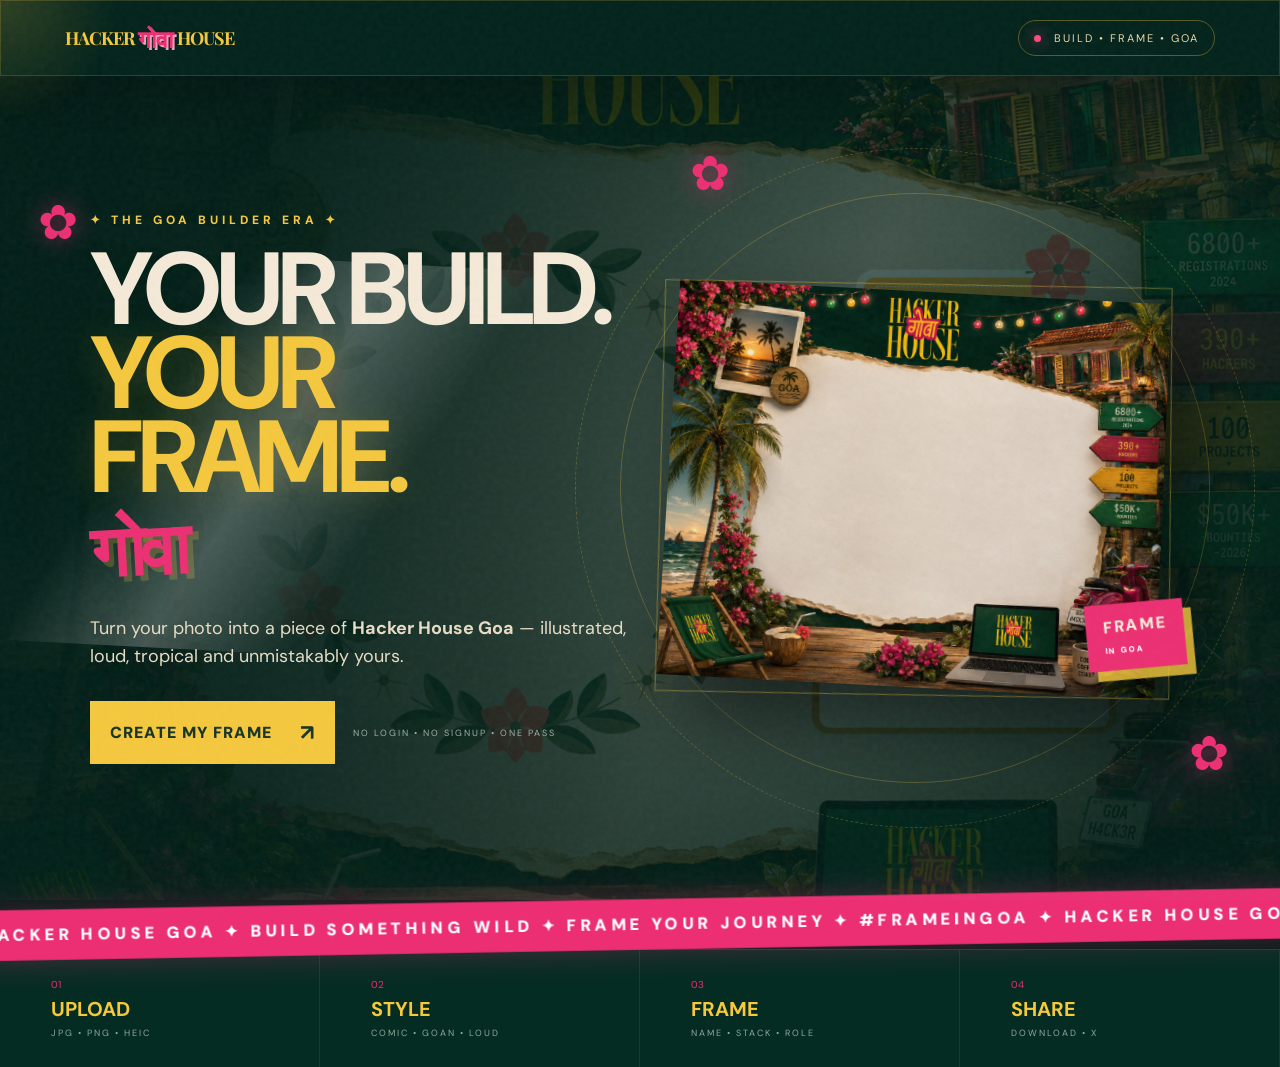
<file: templates/index.html>
<!doctype html>
<html lang="en">
<head>
  <meta charset="utf-8">
  <meta name="viewport" content="width=device-width,initial-scale=1">
  <title>Hacker House Goa — Frame Your Build</title>
  <link rel="stylesheet" href="/static/css/style.css">
</head>
<body class="home">
  <div class="noise"></div>
  <div class="cursor-glow"></div>
  <div class="orb orb-a"></div><div class="orb orb-b"></div><div class="orb orb-c"></div>

  <header class="nav glass">
    <div class="brand">
      <span class="brand-hacker">HACKER</span>
      <span class="brand-goa">गोवा</span>
      <span class="brand-house">HOUSE</span>
    </div>
    <div class="nav-pill"><span class="live-dot"></span> BUILD • FRAME • GOA</div>
  </header>

  <main class="hero">
    <div class="hero-bg"></div>
    <div class="floating-flower flower-1">✿</div>
    <div class="floating-flower flower-2">✿</div>
    <div class="floating-flower flower-3">✿</div>

    <section class="hero-copy">
      <div class="eyebrow"><span>✦</span> THE GOA BUILDER ERA <span>✦</span></div>
      <h1>
        YOUR BUILD.<br>
        <span class="gold-text">YOUR FRAME.</span><br>
        <span class="script-goa">गोवा</span>
      </h1>
      <p class="hero-sub">
        Turn your photo into a piece of <b>Hacker House Goa</b> —
        illustrated, loud, tropical and unmistakably yours.
      </p>
      <div class="cta-row">
        <a href="/builder" class="cta">
          <span>CREATE MY FRAME</span><b>↗</b>
        </a>
        <div class="micro">NO LOGIN • NO SIGNUP • ONE PASS</div>
      </div>
    </section>

    <section class="hero-art">
      <div class="art-ring ring-1"></div>
      <div class="art-ring ring-2"></div>
      <div class="poster">
        <img src="/static/theme/theme1.png" alt="Hacker House Goa frame">
        <div class="poster-shine"></div>
        <div class="poster-stamp">FRAME<br><small>IN GOA</small></div>
      </div>
    </section>
  </main>

  <div class="ticker">
    <div>HACKER HOUSE GOA ✦ BUILD SOMETHING WILD ✦ FRAME YOUR JOURNEY ✦ #FRAMEINGOA ✦ HACKER HOUSE GOA ✦</div>
  </div>

  <section class="feature-strip">
    <div class="feature"><span>01</span><b>UPLOAD</b><small>JPG • PNG • HEIC</small></div>
    <div class="feature"><span>02</span><b>STYLE</b><small>COMIC • GOAN • LOUD</small></div>
    <div class="feature"><span>03</span><b>FRAME</b><small>NAME • STACK • ROLE</small></div>
    <div class="feature"><span>04</span><b>SHARE</b><small>DOWNLOAD • X</small></div>
  </section>

  <script>
    const glow = document.querySelector('.cursor-glow');
    window.addEventListener('pointermove', e => {
      glow.style.transform = `translate(${e.clientX}px, ${e.clientY}px)`;
    });
    document.querySelector('.cta').addEventListener('pointermove', e => {
      const r = e.currentTarget.getBoundingClientRect();
      const x = (e.clientX-r.left)/r.width*100;
      const y = (e.clientY-r.top)/r.height*100;
      e.currentTarget.style.setProperty('--mx', x+'%');
      e.currentTarget.style.setProperty('--my', y+'%');
    });
  </script>
</body>
</html>
</file>
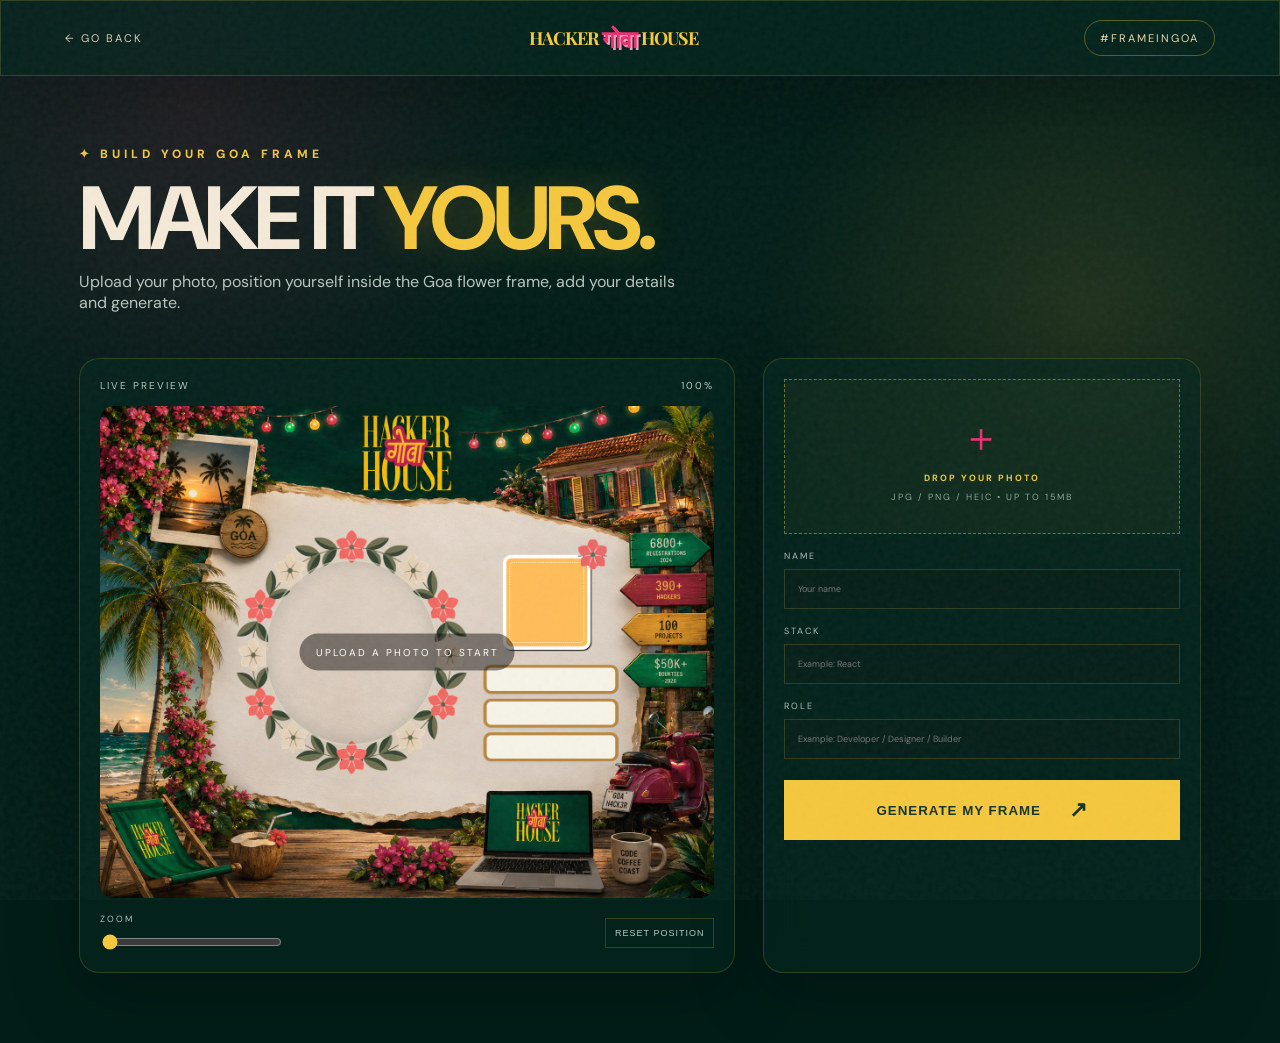
<file: templates/builder.html>
<!doctype html>
<html lang="en">

<head>

    <meta charset="utf-8">

    <meta
        name="viewport"
        content="width=device-width, initial-scale=1"
    >

    <title>
        Build Your Frame — Hacker House Goa
    </title>

    <link
        rel="stylesheet"
        href="/static/css/style.css"
    >

    <link
        href="https://fonts.googleapis.com/css2?family=DM+Sans:wght@400;600;700;800&family=Playfair+Display:wght@700;800&display=swap"
        rel="stylesheet"
    >

    <style>

        /* =====================================================
           BUILDER PREVIEW
           ===================================================== */

        .preview-stage {
            position: relative;
            overflow: hidden;
            aspect-ratio: 1402 / 1122;
            background: #071f18;
            border-radius: 14px;
            touch-action: none;
        }

        #themePreview {
            position: absolute;
            inset: 0;

            width: 100%;
            height: 100%;

            object-fit: contain;

            z-index: 1;

            pointer-events: none;
            user-select: none;
        }


        /* =====================================================
           PHOTO WINDOW
           ===================================================== */

        #photoWindow {

            position: absolute;

            /*
             * Flower ring in the supplied theme.png.
             *
             * These are percentages of the complete artwork.
             */

            left: 26.7%;
            top: 31.0%;

            width: 28.5%;
            height: 38.0%;

            z-index: 5;

            overflow: hidden;

            border-radius: 50%;

            pointer-events: auto;

            touch-action: none;
        }


        /* =====================================================
           USER PHOTO
           ===================================================== */

        #photoLayer {

            position: absolute;

            left: 50%;
            top: 50%;

            width: 100%;
            height: 100%;

            background-repeat: no-repeat;
            background-position: center;
            background-size: cover;

            transform:
                translate(-50%, -50%)
                scale(1);

            transform-origin: center center;

            cursor: grab;

            touch-action: none;

            user-select: none;

            will-change: transform;

            border-radius: 50%;
        }

        #photoLayer:active {
            cursor: grabbing;
        }


        /* =====================================================
           PHOTO INNER EDGE
           ===================================================== */

        #photoWindow::after {

            content: "";

            position: absolute;

            inset: 0;

            border-radius: 50%;

            pointer-events: none;

            box-shadow:
                inset 0 0 0 2px
                rgba(245, 234, 216, 0.45),

                inset 0 0 22px
                rgba(2, 29, 23, 0.18);
        }


        /* =====================================================
           HINT
           ===================================================== */

        .preview-hint {

            position: absolute;

            left: 50%;
            top: 50%;

            transform:
                translate(-50%, -50%);

            z-index: 30;

            pointer-events: none;

            font-size: 10px;

            letter-spacing: 2px;

            color: white;

            background:
                rgba(0, 0, 0, .45);

            padding: 12px 16px;

            border-radius: 999px;

            white-space: nowrap;
        }


        /* =====================================================
           CONTROLS
           ===================================================== */

        .controls {

            display: flex;

            align-items: center;

            justify-content: space-between;

            gap: 16px;

            margin-top: 15px;
        }

        .controls input[type="range"] {
            width: 180px;
            accent-color: #f5c83d;
        }


        /* =====================================================
           REMOVE OLD SHAPE UI
           ===================================================== */

        .shape-row {
            display: none !important;
        }


        /* =====================================================
           FORM
           ===================================================== */

        .form-card {
            display: flex;
            flex-direction: column;
            gap: 16px;
        }

        .upload {
            cursor: pointer;
        }


        /* =====================================================
           RESULT
           ===================================================== */

        #resultImg {

            width: 100%;

            height: auto;

            display: block;

            border-radius: 10px;

            box-shadow:
                0 20px 60px
                rgba(0, 0, 0, .35);
        }


        /* =====================================================
           MOBILE
           ===================================================== */

        @media (max-width: 900px) {

            #photoWindow {

                left: 23%;

                top: 26%;

                width: 39.5%;

                height: 50%;
            }

        }

    </style>

</head>


<body class="builder-page">

<div class="noise"></div>


<!-- =========================================================
     NAV
     ========================================================= -->

<header class="nav glass">

    <a
        class="back"
        href="/"
    >
        ← GO BACK
    </a>

    <div class="brand">

        <span class="brand-hacker">
            HACKER
        </span>

        <span class="brand-goa">
            गोवा
        </span>

        <span class="brand-house">
            HOUSE
        </span>

    </div>

    <div class="nav-pill">
        #FRAMEINGOA
    </div>

</header>


<!-- =========================================================
     MAIN
     ========================================================= -->

<main class="builder-shell">


    <!-- =====================================================
         INTRO
         ===================================================== -->

    <section class="builder-intro">

        <div class="eyebrow">
            ✦ BUILD YOUR GOA FRAME
        </div>

        <h1>
            Make it
            <span class="gold-text">
                yours.
            </span>
        </h1>

        <p>
            Upload your photo, position yourself inside the
            Goa flower frame, add your details and generate.
        </p>

    </section>


    <!-- =====================================================
         BUILDER
         ===================================================== -->

    <section class="builder-grid">


        <!-- =================================================
             PREVIEW
             ================================================= -->

        <div class="preview-card glass">

            <div class="preview-head">

                <span>
                    LIVE PREVIEW
                </span>

                <span id="zoomLabel">
                    100%
                </span>

            </div>


            <div class="preview-stage">

                <!-- THEME NEVER MOVES -->

                <img
                    id="themePreview"
                    src="/static/theme/theme.png"
                    alt="Hacker House Goa frame"
                >


                <!-- PHOTO WINDOW -->

                <div id="photoWindow">

                    <div id="photoLayer"></div>

                </div>


                <!-- HINT -->

                <div
                    class="preview-hint"
                    id="hint"
                >
                    UPLOAD A PHOTO TO START
                </div>

            </div>


            <!-- CONTROLS -->

            <div class="controls">

                <label>

                    ZOOM

                    <input
                        id="zoom"
                        type="range"
                        min="1"
                        max="3"
                        step="0.01"
                        value="1"
                    >

                </label>


                <button
                    id="reset"
                    type="button"
                >
                    RESET POSITION
                </button>

            </div>

        </div>


        <!-- =================================================
             FORM
             ================================================= -->

        <div class="form-card glass">


            <!-- UPLOAD -->

            <label class="upload">

                <input
                    id="photo"
                    type="file"
                    accept="
                        .jpg,
                        .jpeg,
                        .png,
                        .heic,
                        .heif,
                        image/jpeg,
                        image/png,
                        image/heic,
                        image/heif
                    "
                >

                <span class="upload-icon">
                    ＋
                </span>

                <b>
                    DROP YOUR PHOTO
                </b>

                <small>
                    JPG / PNG / HEIC • UP TO 15MB
                </small>

            </label>


            <!-- NAME -->

            <label>

                NAME

                <input
                    id="name"
                    type="text"
                    maxlength="32"
                    placeholder="Your name"
                >

            </label>


            <!-- STACK -->

            <label>

                STACK

                <input
                    id="stack"
                    type="text"
                    maxlength="40"
                    placeholder="Example: React"
                >

            </label>


            <!-- ROLE -->

            <label>

                ROLE

                <input
                    id="role"
                    type="text"
                    maxlength="40"
                    placeholder="Example: Developer / Designer / Builder"
                >

            </label>


            <!-- GENERATE -->

            <button
                id="generate"
                class="cta big"
                type="button"
            >

                GENERATE MY FRAME

                <b>
                    ↗
                </b>

            </button>


            <p
                id="status"
                class="status"
            ></p>

        </div>

    </section>


    <!-- =====================================================
         RESULT
         ===================================================== -->

    <section
        id="result"
        class="result glass hidden"
    >

        <div>

            <div class="eyebrow">
                ✦ YOUR FRAME IS READY
            </div>

            <h2>
                Go make some noise.
            </h2>

            <img
                id="resultImg"
                alt="Generated Hacker House Goa frame"
            >

        </div>


        <div class="result-actions">


            <a
                id="download"
                class="cta"
                download="hacker-house-goa-frame.png"
            >

                DOWNLOAD PNG

                <b>
                    ↓
                </b>

            </a>


            <button
                id="share"
                class="cta secondary"
                type="button"
            >

                SHARE TO X

                <b>
                    𝕏
                </b>

            </button>


            <button
                id="again"
                class="cta secondary"
                type="button"
            >

                GENERATE AGAIN

                <b>
                    ↻
                </b>

            </button>

        </div>

    </section>

</main>


<script src="/static/js/builder.js"></script>

</body>

</html>
</file>
<file: static/css/style.css>
@import url('https://fonts.googleapis.com/css2?family=DM+Sans:wght@400;600;700;800&family=Bodoni+Moda:ital,wght@0,400;0,500;0,600;0,700;1,400;1,500;1,600;1,700&family=Playfair+Display:ital,wght@0,700;1,700&display=swap');

:root {
    --green: #063b2c;
    --deep: #021d17;
    --gold: #f5c83d;
    --pink: #ec2f72;
    --cream: #f5ead8;
    --wood: #6b3d25;
    --lime: #93bd53;
}

* {
    box-sizing: border-box;
}

html {
    scroll-behavior: smooth;
}

body {
    margin: 0;
    background: var(--deep);
    color: var(--cream);
    font-family: "DM Sans", sans-serif;
    overflow-x: hidden;
}

a {
    text-decoration: none;
    color: inherit;
}


/* =========================================================
   GLOBAL
========================================================= */

.noise {
    position: fixed;
    inset: 0;
    z-index: 20;
    pointer-events: none;
    opacity: .055;

    background-image: url("data:image/svg+xml,%3Csvg viewBox='0 0 180 180' xmlns='http://www.w3.org/2000/svg'%3E%3Cfilter id='n'%3E%3CfeTurbulence type='fractalNoise' baseFrequency='.85' numOctaves='4' stitchTiles='stitch'/%3E%3C/filter%3E%3Crect width='100%25' height='100%25' filter='url(%23n)' opacity='.9'/%3E%3C/svg%3E");
}

.cursor-glow {
    position: fixed;
    z-index: 30;
    pointer-events: none;
    width: 250px;
    height: 250px;
    border-radius: 50%;

    background: radial-gradient(
        circle,
        rgba(245,200,61,.18),
        transparent 68%
    );

    left: -125px;
    top: -125px;
    filter: blur(4px);
    transition: transform .08s linear;
}

.glass {
    background: rgba(4,39,30,.64);
    backdrop-filter: blur(18px);
    border: 1px solid rgba(245,200,61,.18);
    box-shadow: 0 20px 70px rgba(0,0,0,.28);
}


/* =========================================================
   NAV
========================================================= */

.nav {
    height: 76px;
    display: flex;
    align-items: center;
    justify-content: space-between;
    padding: 0 5vw;
    position: relative;
    z-index: 10;
}

.brand {
    position: relative;
    font-family: "Playfair Display", serif;
    font-weight: 700;
    line-height: .7;
    font-size: 18px;
    display: flex;
    gap: 4px;
    align-items: center;
}

.brand-hacker,
.brand-house {
    color: var(--gold);
    letter-spacing: -1px;
}

.brand-goa {
    color: var(--pink);
    font-size: 24px;
    text-shadow: 2px 2px #f3a0b9;
}

.nav-pill {
    font-size: 11px;
    letter-spacing: 2px;
    border: 1px solid rgba(245,200,61,.35);
    padding: 10px 15px;
    border-radius: 99px;
    color: #e8d9ad;
}

.back {
    font-size: 11px;
    letter-spacing: 2px;
    color: #d9cfba;
}


/* =========================================================
   HERO
========================================================= */

.live-dot {
    display: inline-block;
    width: 7px;
    height: 7px;
    border-radius: 50%;
    background: #ff477d;
    box-shadow: 0 0 16px #ff477d;
    animation: pulse 1s infinite;
    margin-right: 8px;
}

.hero {
    min-height: calc(100vh - 76px);
    position: relative;
    display: grid;
    grid-template-columns: 1fr 1fr;
    align-items: center;
    padding: 7vh 7vw;
    isolation: isolate;
    overflow: hidden;
}

.hero-bg {
    position: absolute;
    inset: 0;

    background:
        linear-gradient(
            115deg,
            rgba(2,29,23,.96) 15%,
            rgba(2,29,23,.66),
            rgba(2,29,23,.9)
        ),
        url("/static/theme/theme.png") center/cover;

    filter: saturate(1.25);
    transform: scale(1.08);
    animation: slowPan 16s ease-in-out infinite alternate;
    z-index: -2;
}

.hero:after {
    content: "";
    position: absolute;
    inset: 0;

    background:
        radial-gradient(
            circle at 70% 40%,
            transparent 0,
            rgba(2,29,23,.65) 70%
        );

    z-index: -1;
}

.hero-copy {
    max-width: 700px;
    position: relative;
    z-index: 2;
    animation: rise .9s both;
}

.eyebrow {
    color: var(--gold);
    letter-spacing: 4px;
    font-weight: 800;
    font-size: 12px;
    margin-bottom: 20px;
}

h1 {
    font-size: clamp(58px,8vw,124px);
    line-height: .82;
    margin: 0;
    letter-spacing: -5px;
    text-transform: uppercase;
}

.gold-text {
    color: var(--gold);
    text-shadow: 0 0 35px rgba(245,200,61,.2);
}

.script-goa {
    font-family: "Playfair Display", serif;
    color: var(--pink);
    font-size: .7em;
    display: inline-block;
    transform: rotate(-3deg);
    text-shadow: 5px 5px 0 rgba(245,200,61,.22);
}

.hero-sub {
    max-width: 550px;
    font-size: 18px;
    line-height: 1.6;
    color: #e8ddc5;
    margin: 30px 0;
}

.cta-row {
    display: flex;
    align-items: center;
    gap: 18px;
    flex-wrap: wrap;
}

.cta {
    display: inline-flex;
    align-items: center;
    justify-content: space-between;
    gap: 28px;
    min-width: 220px;
    padding: 17px 20px;

    background: var(--gold);
    color: #163426;

    font-weight: 900;
    letter-spacing: 1px;

    border: 0;
    cursor: pointer;
    position: relative;
    overflow: hidden;

    box-shadow: 0 0 0 rgba(245,200,61,0);
    transition: .25s;
}

.cta:before {
    content: "";
    position: absolute;
    width: 180px;
    height: 180px;
    border-radius: 50%;

    left: var(--mx,50%);
    top: var(--my,50%);

    transform: translate(-50%,-50%);

    background: rgba(255,255,255,.22);
    filter: blur(30px);
    opacity: 0;
    transition: .2s;
}

.cta:hover {
    transform: translateY(-5px) rotate(-.5deg);
    box-shadow: 0 18px 45px rgba(245,200,61,.25);
}

.cta:hover:before {
    opacity: 1;
}

.cta b {
    font-size: 22px;
}

.micro {
    font-size: 9px;
    letter-spacing: 2px;
    color: #9fb1a6;
}


/* =========================================================
   HERO ART
========================================================= */

.hero-art {
    height: 640px;
    position: relative;
    display: grid;
    place-items: center;
    perspective: 1000px;
}

.poster {
    width: min(520px,90%);
    transform: rotate(3deg) rotateX(2deg);
    position: relative;
    box-shadow: 25px 35px 70px rgba(0,0,0,.55);
    animation: float 5s ease-in-out infinite;
}

.poster img {
    width: 100%;
    display: block;
}

.poster:before {
    content: "";
    position: absolute;
    inset: -8px;
    border: 1px solid rgba(245,200,61,.4);
    transform: rotate(-2deg);
    pointer-events: none;
}

.poster-shine {
    position: absolute;
    inset: 0;

    background:
        linear-gradient(
            120deg,
            transparent 30%,
            rgba(255,255,255,.24) 50%,
            transparent 70%
        );

    transform: translateX(-130%);
    animation: shine 4.5s infinite;
}

.poster-stamp {
    position: absolute;
    right: -28px;
    bottom: 30px;

    background: var(--pink);
    padding: 12px 17px;

    font-weight: 900;
    letter-spacing: 2px;

    transform: rotate(-8deg);

    box-shadow: 8px 10px 0 rgba(245,200,61,.8);

    animation: wobble 3s infinite;
}

.poster-stamp small {
    font-size: 8px;
    color: white;
}

.art-ring {
    position: absolute;
    border: 1px solid rgba(245,200,61,.25);
    border-radius: 50%;
    animation: spin 18s linear infinite;
}

.ring-1 {
    width: 590px;
    height: 590px;
}

.ring-2 {
    width: 680px;
    height: 680px;
    border-style: dashed;
    animation-direction: reverse;
    animation-duration: 30s;
}

.floating-flower {
    position: absolute;
    color: var(--pink);
    font-size: 48px;
    text-shadow: 0 0 25px rgba(236,47,114,.55);
    animation: flowerFloat 6s ease-in-out infinite;
    z-index: 2;
}

.flower-1 {
    left: 3%;
    top: 14%;
}

.flower-2 {
    right: 43%;
    top: 8%;
    animation-delay: 1s;
}

.flower-3 {
    right: 4%;
    bottom: 14%;
    animation-delay: 2s;
}


/* =========================================================
   TICKER
========================================================= */

.ticker {
    overflow: hidden;
    white-space: nowrap;
    background: var(--pink);
    color: white;
    font-weight: 900;
    letter-spacing: 4px;
    padding: 14px 0;

    transform: rotate(-1deg) scale(1.03);

    box-shadow: 0 0 30px rgba(236,47,114,.3);
}

.ticker div {
    display: inline-block;
    animation: marquee 24s linear infinite;
}

.feature-strip {
    display: grid;
    grid-template-columns: repeat(4,1fr);
    background: #052c22;
    border-top: 1px solid rgba(245,200,61,.12);
}

.feature {
    padding: 28px 4vw;
    border-right: 1px solid rgba(245,200,61,.1);

    display: flex;
    flex-direction: column;
    gap: 5px;
}

.feature span {
    font-size: 10px;
    color: var(--pink);
}

.feature b {
    font-size: 20px;
    color: var(--gold);
}

.feature small {
    font-size: 9px;
    letter-spacing: 2px;
    color: #91a99d;
}


/* =========================================================
   BUILDER PAGE
========================================================= */

.builder-page {
    background:
        radial-gradient(
            circle at 15% 10%,
            rgba(236,47,114,.13),
            transparent 25%
        ),
        radial-gradient(
            circle at 85% 30%,
            rgba(245,200,61,.12),
            transparent 25%
        ),
        var(--deep);
}

.builder-shell {
    max-width: 1250px;
    margin: auto;
    padding: 70px 5vw;
}

.builder-intro h1 {
    font-size: clamp(50px,7vw,90px);
    margin: 0;
}

.builder-intro p {
    color: #b9c5be;
    max-width: 620px;
}

.builder-grid {
    display: grid;
    grid-template-columns: 1.2fr .8fr;
    gap: 28px;
    margin-top: 45px;
}

.preview-card,
.form-card,
.result {
    padding: 20px;
    border-radius: 20px;
}


/* =========================================================
   PREVIEW HEADER
========================================================= */

.preview-head {
    display: flex;
    justify-content: space-between;

    font-size: 10px;
    letter-spacing: 2px;
    color: #b6c8bd;

    margin-bottom: 14px;
}


/* =========================================================
   PREVIEW STAGE
========================================================= */

.preview-stage {
    position: relative;
    overflow: hidden;

    background: #071f18;

    border-radius: 12px;

    /*
     * Same ratio as the theme image.
     */
    aspect-ratio: 1402 / 1122;

    touch-action: none;
}


/* =========================================================
   FIXED THEME
========================================================= */

#themePreview {
    position: absolute;

    inset: 0;

    width: 100%;
    height: 100%;

    /*
     * VERY IMPORTANT:
     *
     * The theme itself never changes size.
     */
    object-fit: cover;

    z-index: 10;

    pointer-events: none;

    user-select: none;
}


/* =========================================================
   FIXED PHOTO WINDOW
========================================================= */

/*
 * THIS DOES NOT MOVE.
 *
 * This represents the paper area in the theme.
 *
 * The uploaded photo exists INSIDE this window.
 */

#photoWindow {
    position: absolute;

    /*
     * Paper position.
     *
     * These percentages are relative to theme.png.
     */

    left: 20%;
    top: 20%;

    width: 44%;
    height: 30%;

    overflow: hidden;

    z-index: 5;

    pointer-events: auto;

    /*
     * Makes sure the photo cannot escape the paper.
     */
    clip-path: inset(0);
}


/* =========================================================
   UPLOADED PHOTO
========================================================= */

#photoLayer {
    position: absolute;

    left: 50%;
    top: 50%;

    width: 100%;
    height: 100%;

    /*
     * IMPORTANT:
     *
     * background-size belongs to the PHOTO.
     * It does NOT affect the theme.
     */

    background-repeat: no-repeat;
    background-position: center;
    background-size: cover;

    transform:
        translate(-50%,-50%)
        scale(1);

    transform-origin: center center;

    cursor: grab;

    touch-action: none;

    user-select: none;

    will-change: transform;

    pointer-events: auto;
}

#photoLayer:active {
    cursor: grabbing;
}

.details-layer {
    position: absolute;
    left: 50%;
    top: 59%;
    transform: translate(-50%,-50%);
    z-index: 15;
    display: flex;
    flex-direction: column;
    align-items: center;
    justify-content: center;
    gap: 8px;
    width: 72%;
    text-align: center;
    color: #f7f0e5;
    font-family: "Bodoni Moda", serif;
}

.detail-name,
.detail-stack,
.detail-role {
    width: 100%;
    line-height: 1.05;
    text-transform: uppercase;
    letter-spacing: 0.08em;
}

.detail-name {
    font-size: clamp(28px, 2.5vw, 52px);
    font-weight: 600;
}

.detail-stack {
    font-size: clamp(18px, 1.6vw, 30px);
    font-weight: 500;
}

.detail-role {
    font-size: clamp(16px, 1.4vw, 24px);
    font-weight: 500;
}

#photoLayer.has-photo {
    box-shadow:
        inset 0 0 30px
        rgba(245,234,216,.2);
}


/* =========================================================
   PREVIEW HINT
========================================================= */

.preview-hint {
    position: absolute;

    left: 50%;
    top: 50%;

    transform: translate(-50%,-50%);

    z-index: 20;

    font-size: 10px;
    letter-spacing: 2px;

    color: white;

    background: rgba(0,0,0,.4);

    padding: 12px 15px;

    border-radius: 99px;

    pointer-events: none;
}


/* =========================================================
   CONTROLS
========================================================= */

.controls {
    display: flex;
    align-items: center;
    justify-content: space-between;

    gap: 15px;

    margin-top: 15px;

    font-size: 10px;
    letter-spacing: 2px;
}

.controls input {
    width: 180px;
    accent-color: var(--gold);
}

.controls button {
    background: transparent;

    color: #b8c8bf;

    border: 1px solid rgba(245,200,61,.2);

    padding: 9px;

    font-size: 9px;
    letter-spacing: 1px;

    cursor: pointer;
}


/* =========================================================
   FORM
========================================================= */

.form-card {
    display: flex;
    flex-direction: column;
    gap: 16px;
}

.upload {
    border: 1px dashed rgba(245,200,61,.45);

    padding: 30px 20px;

    text-align: center;

    display: flex;
    flex-direction: column;

    gap: 7px;

    cursor: pointer;

    background: rgba(245,200,61,.035);
}

.upload input {
    display: none;
}

.upload-icon {
    font-size: 40px;
    color: var(--pink);
}

.upload b {
    color: var(--gold);
}

.upload small {
    font-size: 9px;
    letter-spacing: 2px;
    color: #8da79a;
}

.field-row {
    display: grid;
    grid-template-columns: 1fr 1fr;
    gap: 12px;
}

label {
    font-size: 9px;
    letter-spacing: 2px;
    color: #aebdb5;

    display: flex;
    flex-direction: column;
    gap: 7px;
}

input[type=text],
label input:not([type=range]) {
    background: #061f18;

    border: 1px solid rgba(245,200,61,.18);

    color: white;

    padding: 13px;

    outline: 0;

    font: inherit;
}


/*
 * Shape selector has been removed.
 *
 * There should be NO .shape-row or .shape rules.
 */


/* =========================================================
   GENERATE
========================================================= */

.big {
    width: 100%;
    justify-content: center;
    margin-top: 5px;
}

.status {
    text-align: center;

    color: var(--gold);

    font-size: 10px;

    letter-spacing: 2px;

    min-height: 14px;
}


/* =========================================================
   RESULT
========================================================= */

.result {
    margin-top: 30px;

    display: grid;

    grid-template-columns: 1fr 260px;

    gap: 28px;
}

.result h2 {
    font-size: 45px;
    margin: 0 0 20px;
}

.result img {
    max-width: 100%;
    display: block;
}

.result-actions {
    display: flex;
    flex-direction: column;

    gap: 12px;

    justify-content: center;
}

.secondary {
    background: transparent;
    color: var(--gold);
    border: 1px solid rgba(245,200,61,.4);
}

.hidden {
    display: none !important;
}


/* =========================================================
   ANIMATIONS
========================================================= */

@keyframes rise {
    from {
        opacity: 0;
        transform: translateY(30px);
    }

    to {
        opacity: 1;
        transform: none;
    }
}

@keyframes slowPan {
    from {
        transform: scale(1.08) translate(-1%,-1%);
    }

    to {
        transform: scale(1.13) translate(1%,1%);
    }
}

@keyframes float {
    0%,100% {
        transform: rotate(3deg) translateY(0);
    }

    50% {
        transform: rotate(1deg) translateY(-18px);
    }
}

@keyframes shine {
    0%,55% {
        transform: translateX(-130%);
    }

    75%,100% {
        transform: translateX(130%);
    }
}

@keyframes wobble {
    0%,100% {
        transform: rotate(-8deg);
    }

    50% {
        transform: rotate(-4deg) translateY(-4px);
    }
}

@keyframes spin {
    to {
        transform: rotate(360deg);
    }
}

@keyframes flowerFloat {
    0%,100% {
        transform: translateY(0) rotate(0);
    }

    50% {
        transform: translateY(-20px) rotate(12deg);
    }
}

@keyframes marquee {
    to {
        transform: translateX(-100%);
    }
}

@keyframes pulse {
    50% {
        opacity: .35;
        transform: scale(.7);
    }
}


/* =========================================================
   TABLET
========================================================= */

@media(max-width:900px) {

    .hero {
        grid-template-columns: 1fr;
        padding: 60px 6vw;
    }

    .hero-art {
        height: 520px;
    }

    .hero-copy {
        text-align: center;
    }

    .hero-sub {
        margin-left: auto;
        margin-right: auto;
    }

    .cta-row {
        justify-content: center;
    }

    .builder-grid,
    .result {
        grid-template-columns: 1fr;
    }

    .feature-strip {
        grid-template-columns: 1fr 1fr;
    }

    .poster {
        width: min(430px,88vw);
    }
}


/* =========================================================
   MOBILE
========================================================= */

@media(max-width:600px) {

    .nav {
        padding: 0 4vw;
        height: 65px;
    }

    .nav-pill {
        display: none;
    }

    .hero {
        min-height: auto;
        padding-top: 60px;
    }

    .hero-art {
        height: 430px;
    }

    .ring-1 {
        width: 380px;
        height: 380px;
    }

    .ring-2 {
        width: 430px;
        height: 430px;
    }

    h1 {
        letter-spacing: -3px;
    }

    .hero-sub {
        font-size: 15px;
    }

    .feature {
        padding: 20px 5vw;
    }

    .builder-shell {
        padding: 45px 4vw;
    }

    .field-row {
        grid-template-columns: 1fr;
    }

    .poster-stamp {
        right: -8px;
    }

    .controls {
        flex-direction: column;
        align-items: stretch;
    }

    .controls input {
        width: 100%;
    }
}
</file>
